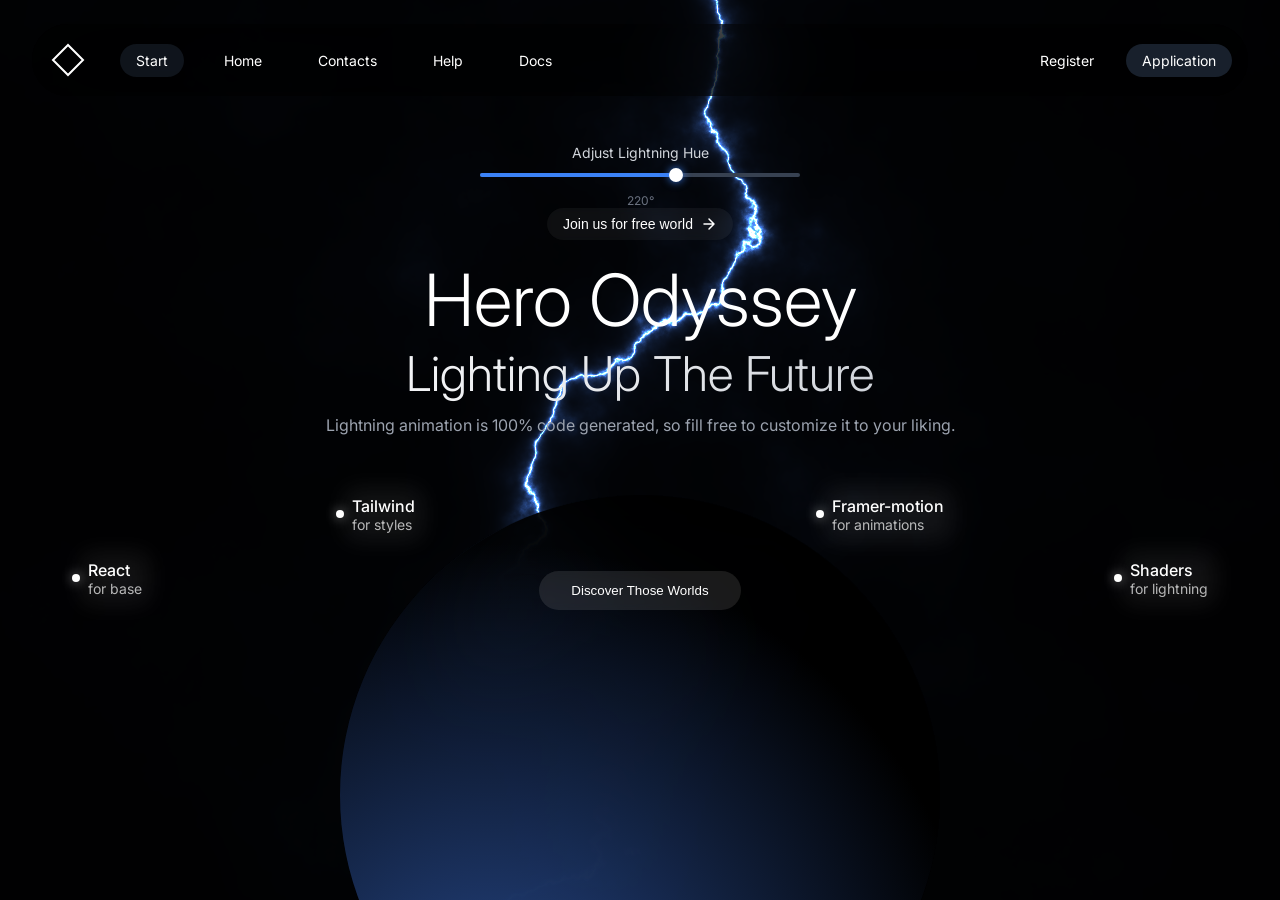
<file: hero-odyssey.html>
<!DOCTYPE html>
<html lang="en">
<head>
  <meta charset="UTF-8" />
  <meta name="viewport" content="width=device-width, initial-scale=1.0" />
  <title>Hero Odyssey · Lighting Up The Future</title>
  <link rel="preconnect" href="https://fonts.googleapis.com" />
  <link rel="preconnect" href="https://fonts.gstatic.com" crossorigin />
  <link href="https://fonts.googleapis.com/css2?family=Inter:wght@300;400;500;600;700&display=swap" rel="stylesheet" />
  <style>
/* ============================================================
   Hero Odyssey — vanilla port of hero-odyssey.tsx
   WebGL lightning shader + animated hero, no React/Tailwind.
   ============================================================ */

* { box-sizing: border-box; }

.hero {
  position: relative;
  width: 100%;
  background: #000;
  color: #fff;
  overflow: hidden;
  font-family: 'Inter', system-ui, -apple-system, sans-serif;
}

/* ---- Main content container (Tailwind: z-20 max-w-7xl mx-auto ... h-screen) ---- */
.hero__container {
  position: relative;
  z-index: 20;
  max-width: 80rem;      /* max-w-7xl */
  margin: 0 auto;
  padding: 1.5rem 1rem;  /* py-6 px-4 */
  height: 100vh;
}
@media (min-width: 640px) { .hero__container { padding-left: 1.5rem;  padding-right: 1.5rem; } }
@media (min-width: 1024px){ .hero__container { padding-left: 2rem;    padding-right: 2rem; } }

/* ============================================================
   Navigation
   ============================================================ */
.hero__nav {
  padding: 1rem;
  -webkit-backdrop-filter: blur(40px);
  backdrop-filter: blur(40px);
  background: rgba(0, 0, 0, 0.5);
  border-radius: 50px;
  display: flex;
  justify-content: space-between;
  align-items: center;
  margin-bottom: 3rem;
  /* entrance: y:-20 -> 0, opacity 0 -> 1 */
  animation: heroFadeDown 0.5s ease-out both;
}
.hero__nav-left { display: flex; align-items: center; }
.hero__logo { font-size: 1.5rem; font-weight: 700; display: flex; }
.hero__nav-links { display: none; align-items: center; gap: 1.5rem; margin-left: 2rem; }
@media (min-width: 768px) { .hero__nav-links { display: flex; } }

.hero__nav-right { display: flex; align-items: center; gap: 1rem; }
.hero__register { display: none; }
@media (min-width: 768px) { .hero__register { display: block; } }

.hero-btn {
  font-family: inherit;
  color: #fff;
  border: none;
  cursor: pointer;
  background: transparent;
  padding: 0.5rem 1rem;
  font-size: 0.875rem;
  border-radius: 9999px;
  transition: color 0.2s, background-color 0.2s;
}
.hero-btn:hover { color: #d1d5db; }
.hero-btn--pill { background: rgba(31, 41, 55, 0.5); }
.hero-btn--pill:hover { background: rgba(55, 65, 81, 0.5); color: #fff; }
.hero-btn--solid { background: rgba(31, 41, 55, 0.8); -webkit-backdrop-filter: blur(4px); backdrop-filter: blur(4px); }
.hero-btn--solid:hover { background: rgba(55, 65, 81, 0.8); color: #fff; }

.hero__menu-toggle {
  display: inline-flex;
  padding: 0.5rem;
  border-radius: 0.375rem;
  background: transparent;
  border: none;
  color: #fff;
  cursor: pointer;
}
@media (min-width: 768px) { .hero__menu-toggle { display: none; } }
.hero__menu-toggle svg { height: 1.5rem; width: 1.5rem; }

/* ---- Mobile menu ---- */
.hero__mobile-menu {
  display: none;
  position: fixed;
  inset: 0;
  z-index: 9999;
  background: rgba(0, 0, 0, 0.95);
  -webkit-backdrop-filter: blur(16px);
  backdrop-filter: blur(16px);
  animation: heroFade 0.2s ease-out both;
}
.hero__mobile-menu.is-open { display: block; }
.hero__mobile-menu-inner {
  display: flex; flex-direction: column; align-items: center; justify-content: center;
  height: 100%; gap: 1.5rem; font-size: 1.125rem;
}
.hero__mobile-close { position: absolute; top: 1.5rem; right: 1.5rem; padding: 0.5rem; background: transparent; border: none; color: #fff; cursor: pointer; }
.hero__mobile-menu-inner .hero-btn { padding: 0.75rem 1.5rem; }

/* ============================================================
   Feature items (positioned dots + labels)
   ============================================================ */
.hero__features {
  position: relative;
  z-index: 200;
  top: 30%;
  width: 100%;
}
.feature-item {
  position: absolute;
  z-index: 10;
  transition: transform 0.3s;
}
.feature-item:hover { transform: scale(1.1); }
.feature-item__row { display: flex; align-items: center; gap: 0.5rem; position: relative; }
.feature-item__dot-wrap { position: relative; }
.feature-item__dot { width: 0.5rem; height: 0.5rem; background: #fff; border-radius: 9999px; }
.feature-item:hover .feature-item__dot { animation: heroPulse 1.5s cubic-bezier(0.4,0,0.6,1) infinite; }
.feature-item__dot-glow {
  position: absolute; inset: -0.25rem;
  background: rgba(255,255,255,0.2); border-radius: 9999px;
  filter: blur(4px); opacity: 0.7; transition: opacity 0.3s;
}
.feature-item:hover .feature-item__dot-glow { opacity: 1; }
.feature-item__text { color: #fff; position: relative; }
.feature-item__name { font-weight: 500; }
.feature-item__value { color: rgba(255,255,255,0.7); font-size: 0.875rem; }
.feature-item__text-glow {
  position: absolute; inset: -0.5rem; z-index: -10;
  background: rgba(255,255,255,0.1); border-radius: 0.5rem;
  filter: blur(12px); opacity: 0.7; transition: opacity 0.3s;
}
.feature-item:hover .feature-item__text-glow { opacity: 1; }

/* Positions (translate Tailwind positional utilities) */
.feature-item--react     { left: 0;   top: 10rem; }
.feature-item--tailwind  { left: 25%; top: 6rem; }
.feature-item--framer    { right: 25%; top: 6rem; }
.feature-item--shaders   { right: 0;  top: 10rem; }
@media (min-width: 640px) {
  .feature-item--react   { left: 2.5rem; }
  .feature-item--shaders { right: 2.5rem; }
}

/* Entrance stagger for feature items */
.hero__features .feature-item { animation: heroFadeUp 0.5s ease-out both; }
.feature-item--react    { animation-delay: 0.2s; }
.feature-item--tailwind { animation-delay: 0.5s; }
.feature-item--framer   { animation-delay: 0.8s; }
.feature-item--shaders  { animation-delay: 1.1s; }

/* ============================================================
   Main hero content
   ============================================================ */
.hero__content {
  position: relative;
  z-index: 30;
  display: flex;
  flex-direction: column;
  align-items: center;
  text-align: center;
  max-width: 56rem;   /* max-w-4xl */
  margin: 0 auto;
}
/* stagger children */
.hero__content > * { animation: heroFadeUp 0.5s ease-out both; }
.hero__content > *:nth-child(1) { animation-delay: 0.2s; }
.hero__content > *:nth-child(2) { animation-delay: 0.5s; }
.hero__content > *:nth-child(3) { animation-delay: 0.8s; }
.hero__content > *:nth-child(4) { animation-delay: 1.1s; }
.hero__content > *:nth-child(5) { animation-delay: 1.4s; }
.hero__content > *:nth-child(6) { animation-delay: 1.7s; }

.hero__cta-pill {
  display: flex; align-items: center; gap: 0.5rem;
  padding: 0.5rem 1rem;
  background: rgba(255,255,255,0.05);
  -webkit-backdrop-filter: blur(4px); backdrop-filter: blur(4px);
  border: none; color: #fff; cursor: pointer;
  border-radius: 9999px; font-size: 0.875rem; margin-bottom: 1.5rem;
  transition: background-color 0.3s, transform 0.15s;
}
.hero__cta-pill:hover { background: rgba(255,255,255,0.1); transform: scale(1.05); }
.hero__cta-pill:active { transform: scale(0.95); }
.hero__cta-pill svg { transition: transform 0.3s; }
.hero__cta-pill:hover svg { transform: translateX(0.25rem); }

.hero__title {
  font-size: 3rem; line-height: 1; font-weight: 300; margin: 0 0 0.5rem;
}
@media (min-width: 768px) { .hero__title { font-size: 4.5rem; } }

.hero__subtitle {
  font-size: 1.875rem; padding-bottom: 0.75rem; font-weight: 300; margin: 0;
  background: linear-gradient(to right, #f3f4f6, #e5e7eb, #d1d5db);
  -webkit-background-clip: text; background-clip: text; color: transparent;
}
@media (min-width: 768px) { .hero__subtitle { font-size: 3rem; } }

.hero__desc { color: #9ca3af; margin: 0 0 2.25rem; max-width: 42rem; }

.hero__discover {
  margin-top: 100px;
  padding: 0.75rem 2rem;
  background: rgba(255,255,255,0.1);
  -webkit-backdrop-filter: blur(4px); backdrop-filter: blur(4px);
  border: none; color: #fff; cursor: pointer;
  border-radius: 9999px;
  transition: background-color 0.2s, transform 0.15s;
}
.hero__discover:hover { background: rgba(255,255,255,0.2); transform: scale(1.05); }
.hero__discover:active { transform: scale(0.95); }

/* ============================================================
   Elastic Hue Slider
   ============================================================ */
.hue-slider {
  transform: scale(0.5);
  position: relative;
  width: 100%;
  max-width: 20rem;
  display: flex;
  flex-direction: column;
  align-items: center;
}
.hue-slider__label { color: #d1d5db; font-size: 0.875rem; margin-bottom: 0.25rem; }
.hue-slider__track-wrap { position: relative; width: 100%; height: 1.25rem; display: flex; align-items: center; }

/* native input, transparent, on top */
.hue-slider__input {
  position: absolute; inset: 0; width: 100%; height: 100%;
  -webkit-appearance: none; appearance: none;
  background: transparent; cursor: pointer; z-index: 20; margin: 0;
}
.hue-slider__input::-webkit-slider-thumb { -webkit-appearance: none; appearance: none; width: 20px; height: 20px; background: transparent; cursor: pointer; }
.hue-slider__input::-moz-range-thumb { width: 20px; height: 20px; background: transparent; border: none; cursor: pointer; }

.hue-slider__track { position: absolute; left: 0; width: 100%; height: 0.25rem; background: #374151; border-radius: 9999px; z-index: 0; }
.hue-slider__fill  { position: absolute; left: 0; height: 0.25rem; background: #3b82f6; border-radius: 9999px; z-index: 10; }
.hue-slider__thumb {
  position: absolute; top: 50%; z-index: 30;
  width: 14px; height: 14px; border-radius: 9999px;
  background: #fff; box-shadow: 0 0 8px rgba(59,130,246,0.9);
  transform: translate(-50%, -50%) scale(1);
  transition: transform 200ms cubic-bezier(0.34, 1.56, 0.64, 1); /* springy */
}
.hue-slider__thumb.is-dragging { transform: translate(-50%, -50%) scale(1.2); }
.hue-slider__value { font-size: 0.75rem; color: #6b7280; margin-top: 0.5rem; animation: heroValuePop 0.2s ease-out; }

/* ============================================================
   Background elements
   ============================================================ */
.hero__bg { position: absolute; inset: 0; z-index: 0; animation: heroFade 1s ease-out both; }
.hero__bg-overlay { position: absolute; inset: 0; background: rgba(0,0,0,0.8); }
.hero__glow {
  position: absolute; top: 55%; left: 50%; transform: translate(-50%, -50%);
  width: 800px; height: 800px; border-radius: 9999px;
  background: linear-gradient(to bottom, rgba(59,130,246,0.2), rgba(147,51,234,0.1));
  filter: blur(48px);
}
.hero__lightning-wrap { position: absolute; top: 0; left: 50%; transform: translateX(-50%); width: 100%; height: 100%; }
.hero__lightning-canvas { width: 100%; height: 100%; position: relative; display: block; }
.hero__planet {
  z-index: 10; position: absolute; top: 55%; left: 50%; transform: translateX(-50%);
  width: 600px; height: 600px; border-radius: 9999px;
  -webkit-backdrop-filter: blur(48px); backdrop-filter: blur(48px);
  background: radial-gradient(circle at 25% 90%, #1e386b 15%, rgba(0,0,0,0.87) 70%, rgba(0,0,0,0.93) 100%);
}

/* ============================================================
   Keyframes
   ============================================================ */
@keyframes heroFadeUp   { from { opacity: 0; transform: translateY(20px); } to { opacity: 1; transform: translateY(0); } }
@keyframes heroFadeDown { from { opacity: 0; transform: translateY(-20px); } to { opacity: 1; transform: translateY(0); } }
@keyframes heroFade     { from { opacity: 0; } to { opacity: 1; } }
@keyframes heroValuePop { from { opacity: 0; transform: translateY(-5px); } to { opacity: 1; transform: translateY(0); } }
@keyframes heroPulse    { 0%,100% { opacity: 1; } 50% { opacity: 0.4; } }

@media (prefers-reduced-motion: reduce) {
  .hero *, .hero { animation-duration: 0.001ms !important; }
}

  </style>
  <style>
    /* DemoOne wrapper: flex w-full h-screen justify-center items-center */
    html, body { margin: 0; background: #000; }
    .demo-root { display: flex; width: 100%; height: 100vh; justify-content: center; align-items: center; }
  </style>
</head>
<body>
  <div class="demo-root">
    <!-- HeroSection -->
    <div class="hero">
      <div class="hero__container">

        <!-- Navigation -->
        <div class="hero__nav">
          <div class="hero__nav-left">
            <div class="hero__logo">
              <svg width="40" height="40" viewBox="0 0 40 40" fill="none" aria-hidden="true">
                <path d="M20 5L5 20L20 35L35 20L20 5Z" stroke="white" stroke-width="2" />
              </svg>
            </div>
            <div class="hero__nav-links">
              <button class="hero-btn hero-btn--pill" type="button">Start</button>
              <button class="hero-btn" type="button">Home</button>
              <button class="hero-btn" type="button">Contacts</button>
              <button class="hero-btn" type="button">Help</button>
              <button class="hero-btn" type="button">Docs</button>
            </div>
          </div>
          <div class="hero__nav-right">
            <button class="hero-btn hero__register" type="button">Register</button>
            <button class="hero-btn hero-btn--solid" type="button">Application</button>
            <button class="hero__menu-toggle" type="button" aria-label="Toggle menu">
              <svg data-icon="open" fill="none" viewBox="0 0 24 24" stroke="currentColor" aria-hidden="true">
                <path stroke-linecap="round" stroke-linejoin="round" stroke-width="2" d="M4 6h16M4 12h16M4 18h16" />
              </svg>
              <svg data-icon="close" style="display:none" fill="none" viewBox="0 0 24 24" stroke="currentColor" aria-hidden="true">
                <path stroke-linecap="round" stroke-linejoin="round" stroke-width="2" d="M6 18L18 6M6 6l12 12" />
              </svg>
            </button>
          </div>
        </div>

        <!-- Mobile menu -->
        <div class="hero__mobile-menu">
          <div class="hero__mobile-menu-inner">
            <button class="hero__mobile-close" type="button" aria-label="Close menu">
              <svg fill="none" viewBox="0 0 24 24" stroke="currentColor" aria-hidden="true">
                <path stroke-linecap="round" stroke-linejoin="round" stroke-width="2" d="M6 18L18 6M6 6l12 12" />
              </svg>
            </button>
            <button class="hero-btn hero-btn--pill" type="button">Start</button>
            <button class="hero-btn" type="button">Home</button>
            <button class="hero-btn" type="button">Contacts</button>
            <button class="hero-btn" type="button">Help</button>
            <button class="hero-btn" type="button">Docs</button>
            <button class="hero-btn" type="button">Register</button>
            <button class="hero-btn hero-btn--solid" type="button">Application</button>
          </div>
        </div>

        <!-- Feature items -->
        <div class="hero__features">
          <div class="feature-item feature-item--react">
            <div class="feature-item__row">
              <div class="feature-item__dot-wrap"><div class="feature-item__dot"></div><div class="feature-item__dot-glow"></div></div>
              <div class="feature-item__text"><div class="feature-item__name">React</div><div class="feature-item__value">for base</div><div class="feature-item__text-glow"></div></div>
            </div>
          </div>
          <div class="feature-item feature-item--tailwind">
            <div class="feature-item__row">
              <div class="feature-item__dot-wrap"><div class="feature-item__dot"></div><div class="feature-item__dot-glow"></div></div>
              <div class="feature-item__text"><div class="feature-item__name">Tailwind</div><div class="feature-item__value">for styles</div><div class="feature-item__text-glow"></div></div>
            </div>
          </div>
          <div class="feature-item feature-item--framer">
            <div class="feature-item__row">
              <div class="feature-item__dot-wrap"><div class="feature-item__dot"></div><div class="feature-item__dot-glow"></div></div>
              <div class="feature-item__text"><div class="feature-item__name">Framer-motion</div><div class="feature-item__value">for animations</div><div class="feature-item__text-glow"></div></div>
            </div>
          </div>
          <div class="feature-item feature-item--shaders">
            <div class="feature-item__row">
              <div class="feature-item__dot-wrap"><div class="feature-item__dot"></div><div class="feature-item__dot-glow"></div></div>
              <div class="feature-item__text"><div class="feature-item__name">Shaders</div><div class="feature-item__value">for lightning</div><div class="feature-item__text-glow"></div></div>
            </div>
          </div>
        </div>

        <!-- Main hero content -->
        <div class="hero__content">
          <!-- ElasticHueSlider -->
          <div class="hue-slider">
            <label class="hue-slider__label" for="hue-slider-native">Adjust Lightning Hue</label>
            <div class="hue-slider__track-wrap">
              <input id="hue-slider-native" class="hue-slider__input" type="range" min="0" max="360" step="1" value="220" />
              <div class="hue-slider__track"></div>
              <div class="hue-slider__fill"></div>
              <div class="hue-slider__thumb"></div>
            </div>
            <div class="hue-slider__value">220°</div>
          </div>

          <button class="hero__cta-pill" type="button">
            <span>Join us for free world</span>
            <svg width="16" height="16" viewBox="0 0 16 16" fill="none" aria-hidden="true">
              <path d="M8 3L13 8L8 13M13 8H3" stroke="white" stroke-width="1.5" stroke-linecap="round" stroke-linejoin="round" />
            </svg>
          </button>

          <h1 class="hero__title">Hero Odyssey</h1>
          <h2 class="hero__subtitle">Lighting Up The Future</h2>
          <p class="hero__desc">Lightning animation is 100% code generated, so fill free to customize it to your liking.</p>

          <button class="hero__discover" type="button">Discover Those Worlds</button>
        </div>
      </div>

      <!-- Background elements -->
      <div class="hero__bg">
        <div class="hero__bg-overlay"></div>
        <div class="hero__glow"></div>
        <div class="hero__lightning-wrap">
          <canvas class="hero__lightning-canvas"></canvas>
        </div>
        <div class="hero__planet"></div>
      </div>
    </div>
  </div>

  <script>
/* ============================================================
   Hero Odyssey — vanilla JS port of hero-odyssey.tsx
   - Lightning: WebGL fragment shader (ported verbatim from React)
   - ElasticHueSlider: native range wired to a custom animated thumb
   - Mobile menu toggle + entrance animations (CSS-driven)
   ============================================================ */
(function () {
  "use strict";

  /* ---------------------------------------------------------
     Lightning — WebGL animated shader
     Mirrors the <Lightning /> React component 1:1.
     --------------------------------------------------------- */
  function initLightning(canvas, opts) {
    var hue = opts.hue,
      xOffset = opts.xOffset || 0,
      speed = opts.speed || 1,
      intensity = opts.intensity || 1,
      size = opts.size || 1;

    function resizeCanvas() {
      canvas.width = canvas.clientWidth;
      canvas.height = canvas.clientHeight;
    }
    resizeCanvas();
    window.addEventListener("resize", resizeCanvas);

    var gl = canvas.getContext("webgl");
    if (!gl) {
      console.error("WebGL not supported");
      return { setHue: function () {} };
    }

    var vertexShaderSource =
      "attribute vec2 aPosition;" +
      "void main() { gl_Position = vec4(aPosition, 0.0, 1.0); }";

    var fragmentShaderSource = [
      "precision mediump float;",
      "uniform vec2 iResolution;",
      "uniform float iTime;",
      "uniform float uHue;",
      "uniform float uXOffset;",
      "uniform float uSpeed;",
      "uniform float uIntensity;",
      "uniform float uSize;",
      "#define OCTAVE_COUNT 10",
      "vec3 hsv2rgb(vec3 c) {",
      "  vec3 rgb = clamp(abs(mod(c.x * 6.0 + vec3(0.0,4.0,2.0), 6.0) - 3.0) - 1.0, 0.0, 1.0);",
      "  return c.z * mix(vec3(1.0), rgb, c.y);",
      "}",
      "float hash11(float p) {",
      "  p = fract(p * .1031);",
      "  p *= p + 33.33;",
      "  p *= p + p;",
      "  return fract(p);",
      "}",
      "float hash12(vec2 p) {",
      "  vec3 p3 = fract(vec3(p.xyx) * .1031);",
      "  p3 += dot(p3, p3.yzx + 33.33);",
      "  return fract((p3.x + p3.y) * p3.z);",
      "}",
      "mat2 rotate2d(float theta) {",
      "  float c = cos(theta);",
      "  float s = sin(theta);",
      "  return mat2(c, -s, s, c);",
      "}",
      "float noise(vec2 p) {",
      "  vec2 ip = floor(p);",
      "  vec2 fp = fract(p);",
      "  float a = hash12(ip);",
      "  float b = hash12(ip + vec2(1.0, 0.0));",
      "  float c = hash12(ip + vec2(0.0, 1.0));",
      "  float d = hash12(ip + vec2(1.0, 1.0));",
      "  vec2 t = smoothstep(0.0, 1.0, fp);",
      "  return mix(mix(a, b, t.x), mix(c, d, t.x), t.y);",
      "}",
      "float fbm(vec2 p) {",
      "  float value = 0.0;",
      "  float amplitude = 0.5;",
      "  for (int i = 0; i < OCTAVE_COUNT; ++i) {",
      "    value += amplitude * noise(p);",
      "    p *= rotate2d(0.45);",
      "    p *= 2.0;",
      "    amplitude *= 0.5;",
      "  }",
      "  return value;",
      "}",
      "void mainImage( out vec4 fragColor, in vec2 fragCoord ) {",
      "  vec2 uv = fragCoord / iResolution.xy;",
      "  uv = 2.0 * uv - 1.0;",
      "  uv.x *= iResolution.x / iResolution.y;",
      "  uv.x += uXOffset;",
      "  uv += 2.0 * fbm(uv * uSize + 0.8 * iTime * uSpeed) - 1.0;",
      "  float dist = abs(uv.x);",
      "  vec3 baseColor = hsv2rgb(vec3(uHue / 360.0, 0.7, 0.8));",
      "  vec3 col = baseColor * pow(mix(0.0, 0.07, hash11(iTime * uSpeed)) / dist, 1.0) * uIntensity;",
      "  col = pow(col, vec3(1.0));",
      "  fragColor = vec4(col, 1.0);",
      "}",
      "void main() { mainImage(gl_FragColor, gl_FragCoord.xy); }"
    ].join("\n");

    function compileShader(source, type) {
      var shader = gl.createShader(type);
      if (!shader) return null;
      gl.shaderSource(shader, source);
      gl.compileShader(shader);
      if (!gl.getShaderParameter(shader, gl.COMPILE_STATUS)) {
        console.error("Shader compile error:", gl.getShaderInfoLog(shader));
        gl.deleteShader(shader);
        return null;
      }
      return shader;
    }

    var vertexShader = compileShader(vertexShaderSource, gl.VERTEX_SHADER);
    var fragmentShader = compileShader(fragmentShaderSource, gl.FRAGMENT_SHADER);
    if (!vertexShader || !fragmentShader) return { setHue: function () {} };

    var program = gl.createProgram();
    if (!program) return { setHue: function () {} };
    gl.attachShader(program, vertexShader);
    gl.attachShader(program, fragmentShader);
    gl.linkProgram(program);
    if (!gl.getProgramParameter(program, gl.LINK_STATUS)) {
      console.error("Program linking error:", gl.getProgramInfoLog(program));
      return { setHue: function () {} };
    }
    gl.useProgram(program);

    var vertices = new Float32Array([-1, -1, 1, -1, -1, 1, -1, 1, 1, -1, 1, 1]);
    var vertexBuffer = gl.createBuffer();
    gl.bindBuffer(gl.ARRAY_BUFFER, vertexBuffer);
    gl.bufferData(gl.ARRAY_BUFFER, vertices, gl.STATIC_DRAW);

    var aPosition = gl.getAttribLocation(program, "aPosition");
    gl.enableVertexAttribArray(aPosition);
    gl.vertexAttribPointer(aPosition, 2, gl.FLOAT, false, 0, 0);

    var iResolutionLocation = gl.getUniformLocation(program, "iResolution");
    var iTimeLocation = gl.getUniformLocation(program, "iTime");
    var uHueLocation = gl.getUniformLocation(program, "uHue");
    var uXOffsetLocation = gl.getUniformLocation(program, "uXOffset");
    var uSpeedLocation = gl.getUniformLocation(program, "uSpeed");
    var uIntensityLocation = gl.getUniformLocation(program, "uIntensity");
    var uSizeLocation = gl.getUniformLocation(program, "uSize");

    var startTime = performance.now();
    var rafId;
    function render() {
      resizeCanvas();
      gl.viewport(0, 0, canvas.width, canvas.height);
      gl.uniform2f(iResolutionLocation, canvas.width, canvas.height);
      var currentTime = performance.now();
      gl.uniform1f(iTimeLocation, (currentTime - startTime) / 1000.0);
      gl.uniform1f(uHueLocation, hue);
      gl.uniform1f(uXOffsetLocation, xOffset);
      gl.uniform1f(uSpeedLocation, speed);
      gl.uniform1f(uIntensityLocation, intensity);
      gl.uniform1f(uSizeLocation, size);
      gl.drawArrays(gl.TRIANGLES, 0, 6);
      rafId = requestAnimationFrame(render);
    }
    rafId = requestAnimationFrame(render);

    return {
      setHue: function (h) { hue = h; },
      destroy: function () {
        cancelAnimationFrame(rafId);
        window.removeEventListener("resize", resizeCanvas);
      }
    };
  }

  /* ---------------------------------------------------------
     ElasticHueSlider — native range + animated custom thumb/fill
     Replaces framer-motion spring with a CSS spring transition.
     --------------------------------------------------------- */
  function initHueSlider(root, onChange) {
    var input = root.querySelector(".hue-slider__input");
    var fill = root.querySelector(".hue-slider__fill");
    var thumb = root.querySelector(".hue-slider__thumb");
    var valueEl = root.querySelector(".hue-slider__value");

    var min = Number(input.min) || 0;
    var max = Number(input.max) || 360;

    function update() {
      var value = Number(input.value);
      var progress = (value - min) / (max - min);
      var pct = progress * 100;
      fill.style.width = pct + "%";
      thumb.style.left = pct + "%";
      // retrigger the pop animation on the value label
      valueEl.textContent = value + "°";
      valueEl.style.animation = "none";
      /* force reflow so the animation restarts */
      void valueEl.offsetWidth;
      valueEl.style.animation = "";
      if (onChange) onChange(value);
    }

    input.addEventListener("input", update);

    var startDrag = function () { thumb.classList.add("is-dragging"); };
    var endDrag = function () { thumb.classList.remove("is-dragging"); };
    input.addEventListener("mousedown", startDrag);
    input.addEventListener("touchstart", startDrag, { passive: true });
    window.addEventListener("mouseup", endDrag);
    window.addEventListener("touchend", endDrag);

    update(); // initialise positions
  }

  /* ---------------------------------------------------------
     Mobile menu toggle
     --------------------------------------------------------- */
  function initMobileMenu(root) {
    var toggle = root.querySelector(".hero__menu-toggle");
    var menu = root.querySelector(".hero__mobile-menu");
    var closeBtn = root.querySelector(".hero__mobile-close");
    var openIcon = toggle.querySelector('[data-icon="open"]');
    var closeIcon = toggle.querySelector('[data-icon="close"]');

    function setOpen(open) {
      menu.classList.toggle("is-open", open);
      if (openIcon && closeIcon) {
        openIcon.style.display = open ? "none" : "";
        closeIcon.style.display = open ? "" : "none";
      }
    }
    toggle.addEventListener("click", function () {
      setOpen(!menu.classList.contains("is-open"));
    });
    if (closeBtn) closeBtn.addEventListener("click", function () { setOpen(false); });
  }

  /* --------------------------------------------------------- */
  function boot() {
    var root = document.querySelector(".hero");
    if (!root) return;

    var canvas = root.querySelector(".hero__lightning-canvas");
    var lightning = initLightning(canvas, {
      hue: 220,       // default lightningHue
      xOffset: 0,
      speed: 1.6,
      intensity: 0.6,
      size: 2
    });

    var slider = root.querySelector(".hue-slider");
    if (slider) {
      initHueSlider(slider, function (value) { lightning.setHue(value); });
    }

    initMobileMenu(root);
  }

  if (document.readyState === "loading") {
    document.addEventListener("DOMContentLoaded", boot);
  } else {
    boot();
  }
})();

  </script>
</body>
</html>
</file>
